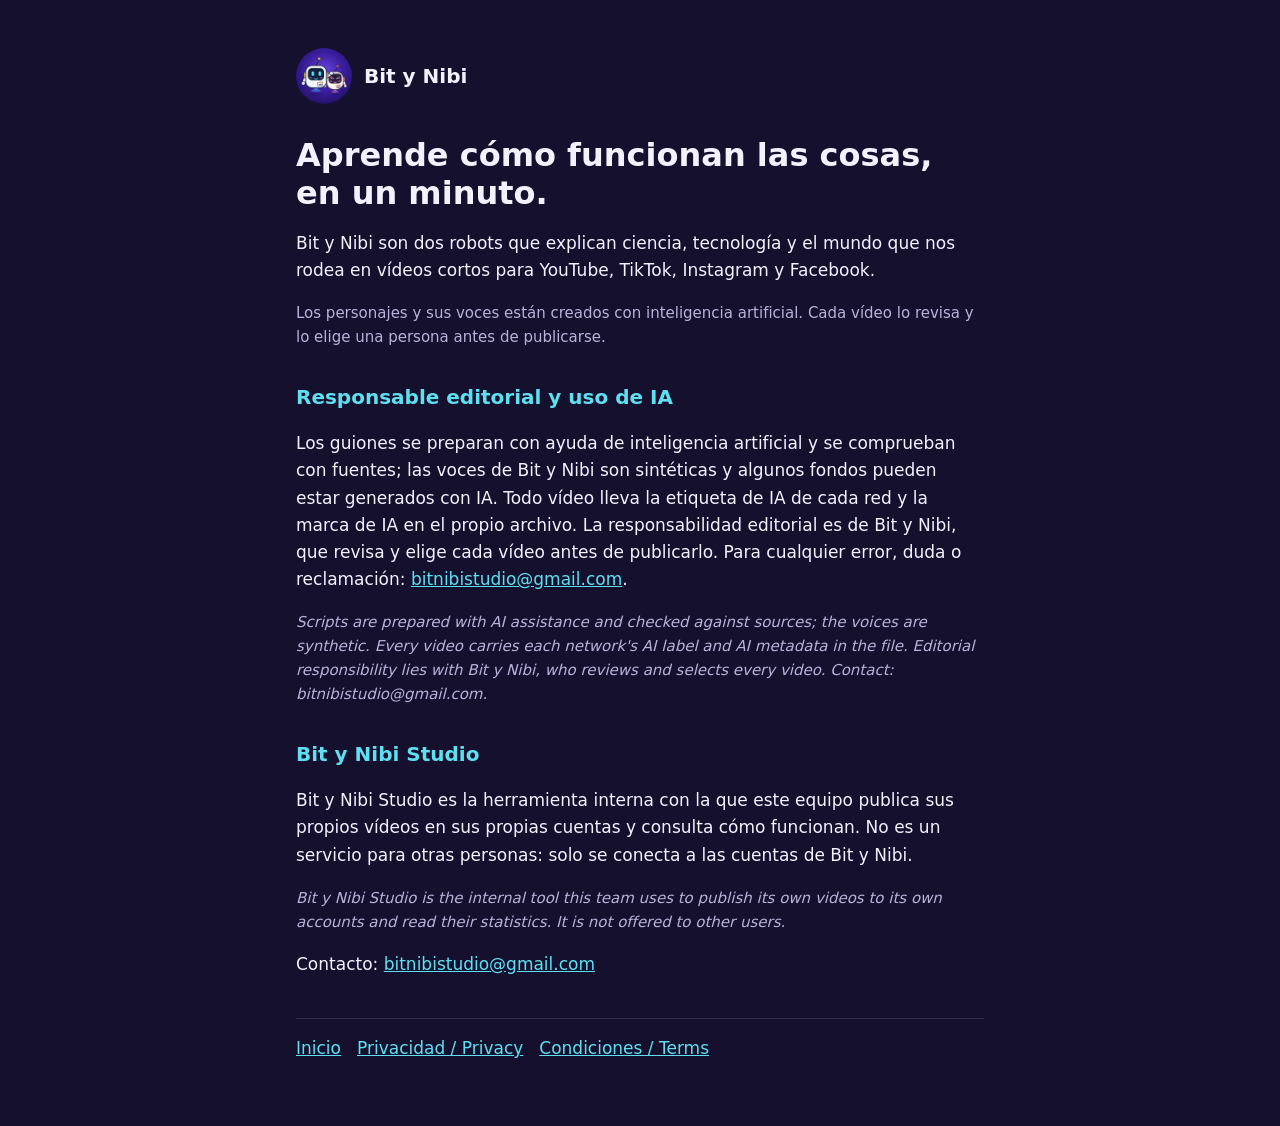
<file: index.html>
<!doctype html><html lang="es"><head><meta charset="utf-8"><meta name="viewport" content="width=device-width,initial-scale=1"><link rel="stylesheet" href="/style.css"><link rel="icon" href="/bitnibi.png"><title>Bit y Nibi</title><meta name="description" content="Vídeos cortos que explican cómo funcionan las cosas, con Bit y Nibi."></head><body><main><header><img src="/bitnibi.png" alt=""><a href="/">Bit y Nibi</a></header>
<h1>Aprende cómo funcionan las cosas, en un minuto.</h1>
<p>Bit y Nibi son dos robots que explican ciencia, tecnología y el mundo que nos rodea en vídeos cortos para YouTube, TikTok, Instagram y Facebook.</p>
<p class="muted">Los personajes y sus voces están creados con inteligencia artificial. Cada vídeo lo revisa y lo elige una persona antes de publicarse.</p>
<h2>Responsable editorial y uso de IA</h2>
<p>Los guiones se preparan con ayuda de inteligencia artificial y se comprueban con fuentes; las voces de Bit y Nibi son sintéticas y algunos fondos pueden estar generados con IA. Todo vídeo lleva la etiqueta de IA de cada red y la marca de IA en el propio archivo. La responsabilidad editorial es de Bit y Nibi, que revisa y elige cada vídeo antes de publicarlo. Para cualquier error, duda o reclamación: <a href="mailto:bitnibistudio@gmail.com">bitnibistudio@gmail.com</a>.</p>
<p class="muted"><em>Scripts are prepared with AI assistance and checked against sources; the voices are synthetic. Every video carries each network's AI label and AI metadata in the file. Editorial responsibility lies with Bit y Nibi, who reviews and selects every video. Contact: bitnibistudio@gmail.com.</em></p>
<h2>Bit y Nibi Studio</h2>
<p>Bit y Nibi Studio es la herramienta interna con la que este equipo publica sus propios vídeos en sus propias cuentas y consulta cómo funcionan. No es un servicio para otras personas: solo se conecta a las cuentas de Bit y Nibi.</p>
<p class="muted"><em>Bit y Nibi Studio is the internal tool this team uses to publish its own videos to its own accounts and read their statistics. It is not offered to other users.</em></p>
<p>Contacto: <a href="mailto:bitnibistudio@gmail.com">bitnibistudio@gmail.com</a></p>
<nav><a href="/">Inicio</a><a href="/privacidad.html">Privacidad / Privacy</a><a href="/condiciones.html">Condiciones / Terms</a></nav></main></body></html>
</file>
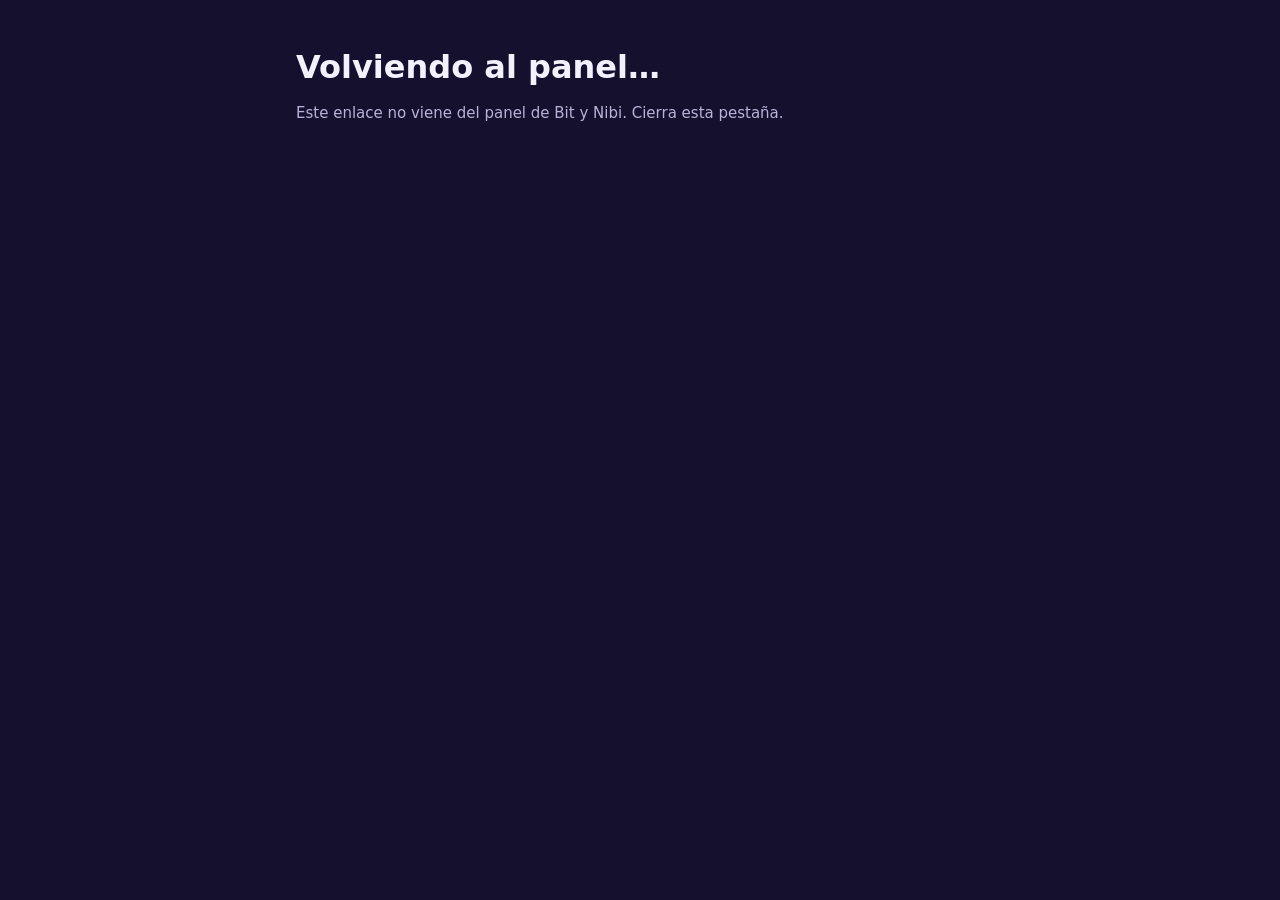
<file: oauth/index.html>
<!doctype html>
<html lang="es">
<head>
<meta charset="utf-8">
<meta name="viewport" content="width=device-width,initial-scale=1">
<meta name="referrer" content="no-referrer">
<title>Volviendo al panel · Bit y Nibi</title>
<link rel="stylesheet" href="/style.css">
</head>
<body>
<main>
<h1>Volviendo al panel…</h1>
<p id="msg" class="muted">Esta página solo devuelve el permiso al panel de Bit y Nibi, en el propio ordenador del equipo. No guarda nada.</p>
</main>
<script>
// Las redes exigen una dirección https fija para volver; el panel vive en 127.0.0.1.
// El `state` lo emite el panel con la forma red.puerto.aleatorio; el panel lo comprueba (un solo uso, 10 min).
(function () {
  var q = new URLSearchParams(location.search);
  var m = /^(tiktok|instagram|facebook|youtube)\.(\d{4,5})\.[A-Za-z0-9_-]{20,}$/.exec(q.get('state') || '');
  var port = m ? Number(m[2]) : 0;
  if (!m && (q.get('error_message') || q.get('error_description'))) {
    document.getElementById('msg').textContent = 'La red respondió: ' + (q.get('error_message') || q.get('error_description')) + ' Cierra esta pestaña y vuelve a intentarlo desde el panel.';
    return;
  }
  if (!m || port < 1024 || port > 65535) {
    document.getElementById('msg').textContent = 'Este enlace no viene del panel de Bit y Nibi. Cierra esta pestaña.';
    return;
  }
  location.replace('http://127.0.0.1:' + port + '/oauth/' + m[1] + '/callback' + location.search);
})();
</script>
</body>
</html>
</file>
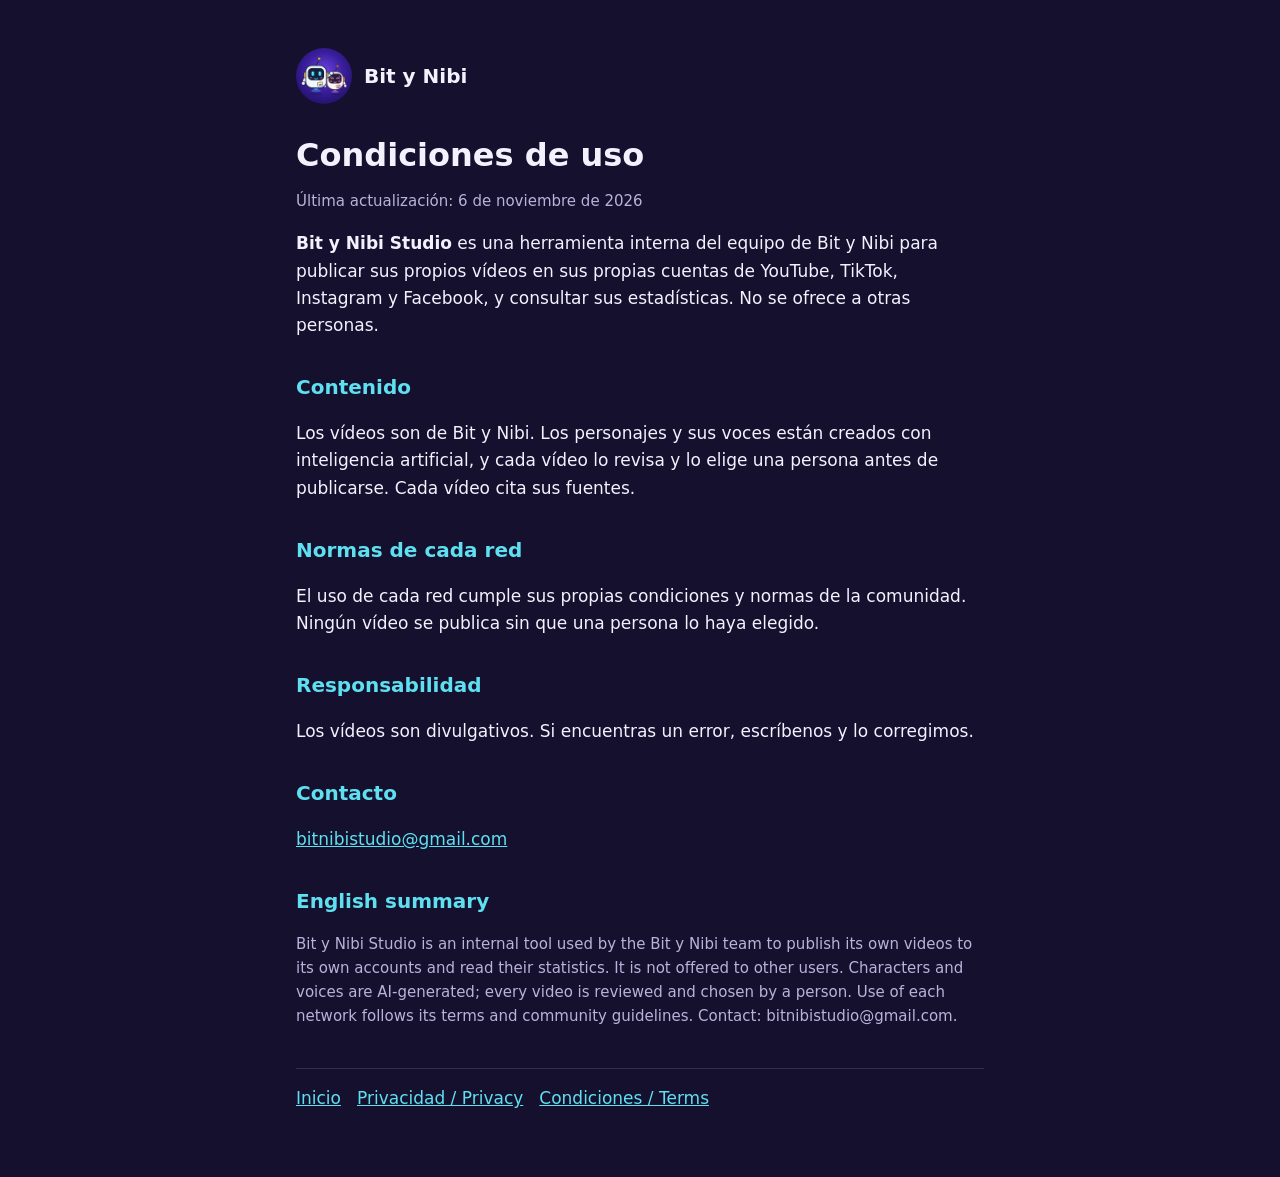
<file: condiciones.html>
<!doctype html><html lang="es"><head><meta charset="utf-8"><meta name="viewport" content="width=device-width,initial-scale=1"><link rel="stylesheet" href="/style.css"><link rel="icon" href="/bitnibi.png"><title>Condiciones · Bit y Nibi</title></head><body><main><header><img src="/bitnibi.png" alt=""><a href="/">Bit y Nibi</a></header>
<h1>Condiciones de uso</h1>
<p class="muted">Última actualización: 6 de noviembre de 2026</p>
<p><strong>Bit y Nibi Studio</strong> es una herramienta interna del equipo de Bit y Nibi para publicar sus propios vídeos en sus propias cuentas de YouTube, TikTok, Instagram y Facebook, y consultar sus estadísticas. No se ofrece a otras personas.</p>
<h2>Contenido</h2>
<p>Los vídeos son de Bit y Nibi. Los personajes y sus voces están creados con inteligencia artificial, y cada vídeo lo revisa y lo elige una persona antes de publicarse. Cada vídeo cita sus fuentes.</p>
<h2>Normas de cada red</h2>
<p>El uso de cada red cumple sus propias condiciones y normas de la comunidad. Ningún vídeo se publica sin que una persona lo haya elegido.</p>
<h2>Responsabilidad</h2>
<p>Los vídeos son divulgativos. Si encuentras un error, escríbenos y lo corregimos.</p>
<h2>Contacto</h2>
<p><a href="mailto:bitnibistudio@gmail.com">bitnibistudio@gmail.com</a></p>
<h2>English summary</h2>
<p class="muted">Bit y Nibi Studio is an internal tool used by the Bit y Nibi team to publish its own videos to its own accounts and read their statistics. It is not offered to other users. Characters and voices are AI-generated; every video is reviewed and chosen by a person. Use of each network follows its terms and community guidelines. Contact: bitnibistudio@gmail.com.</p>
<nav><a href="/">Inicio</a><a href="/privacidad.html">Privacidad / Privacy</a><a href="/condiciones.html">Condiciones / Terms</a></nav></main></body></html>
</file>
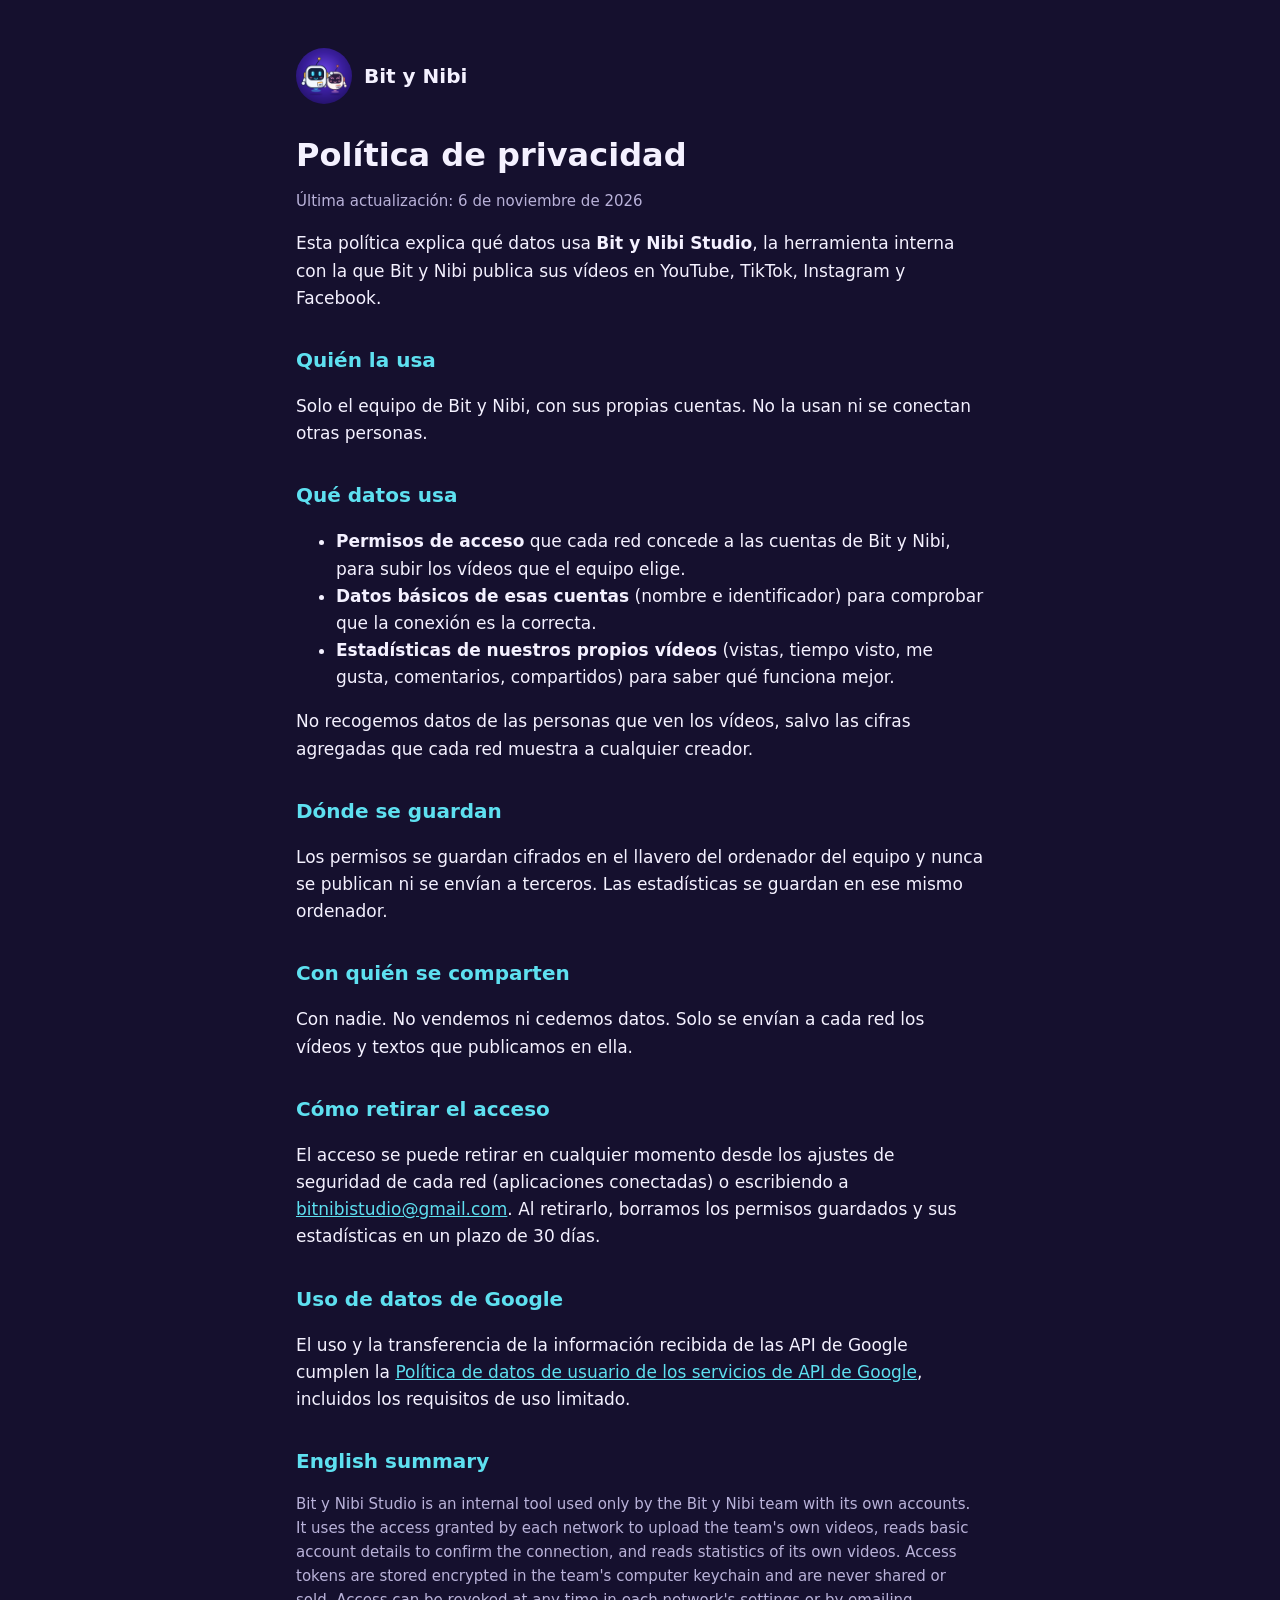
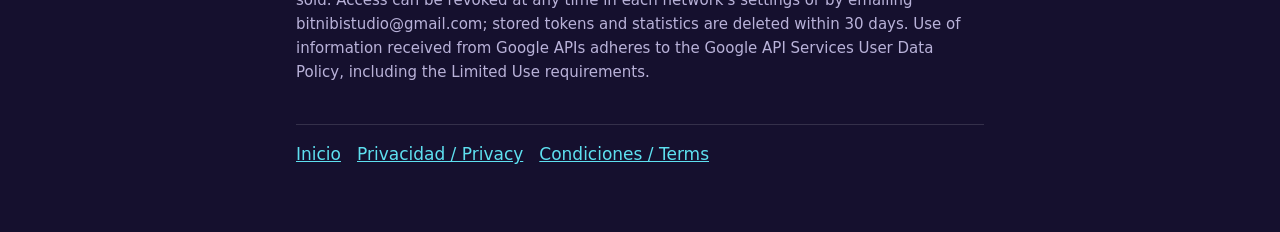
<file: privacidad.html>
<!doctype html><html lang="es"><head><meta charset="utf-8"><meta name="viewport" content="width=device-width,initial-scale=1"><link rel="stylesheet" href="/style.css"><link rel="icon" href="/bitnibi.png"><title>Privacidad · Bit y Nibi</title></head><body><main><header><img src="/bitnibi.png" alt=""><a href="/">Bit y Nibi</a></header>
<h1>Política de privacidad</h1>
<p class="muted">Última actualización: 6 de noviembre de 2026</p>
<p>Esta política explica qué datos usa <strong>Bit y Nibi Studio</strong>, la herramienta interna con la que Bit y Nibi publica sus vídeos en YouTube, TikTok, Instagram y Facebook.</p>
<h2>Quién la usa</h2>
<p>Solo el equipo de Bit y Nibi, con sus propias cuentas. No la usan ni se conectan otras personas.</p>
<h2>Qué datos usa</h2>
<ul>
<li><strong>Permisos de acceso</strong> que cada red concede a las cuentas de Bit y Nibi, para subir los vídeos que el equipo elige.</li>
<li><strong>Datos básicos de esas cuentas</strong> (nombre e identificador) para comprobar que la conexión es la correcta.</li>
<li><strong>Estadísticas de nuestros propios vídeos</strong> (vistas, tiempo visto, me gusta, comentarios, compartidos) para saber qué funciona mejor.</li>
</ul>
<p>No recogemos datos de las personas que ven los vídeos, salvo las cifras agregadas que cada red muestra a cualquier creador.</p>
<h2>Dónde se guardan</h2>
<p>Los permisos se guardan cifrados en el llavero del ordenador del equipo y nunca se publican ni se envían a terceros. Las estadísticas se guardan en ese mismo ordenador.</p>
<h2>Con quién se comparten</h2>
<p>Con nadie. No vendemos ni cedemos datos. Solo se envían a cada red los vídeos y textos que publicamos en ella.</p>
<h2>Cómo retirar el acceso</h2>
<p>El acceso se puede retirar en cualquier momento desde los ajustes de seguridad de cada red (aplicaciones conectadas) o escribiendo a <a href="mailto:bitnibistudio@gmail.com">bitnibistudio@gmail.com</a>. Al retirarlo, borramos los permisos guardados y sus estadísticas en un plazo de 30 días.</p>
<h2>Uso de datos de Google</h2>
<p>El uso y la transferencia de la información recibida de las API de Google cumplen la <a href="https://developers.google.com/terms/api-services-user-data-policy">Política de datos de usuario de los servicios de API de Google</a>, incluidos los requisitos de uso limitado.</p>
<h2>English summary</h2>
<p class="muted">Bit y Nibi Studio is an internal tool used only by the Bit y Nibi team with its own accounts. It uses the access granted by each network to upload the team's own videos, reads basic account details to confirm the connection, and reads statistics of its own videos. Access tokens are stored encrypted in the team's computer keychain and are never shared or sold. Access can be revoked at any time in each network's settings or by emailing bitnibistudio@gmail.com; stored tokens and statistics are deleted within 30 days. Use of information received from Google APIs adheres to the Google API Services User Data Policy, including the Limited Use requirements.</p>
<nav><a href="/">Inicio</a><a href="/privacidad.html">Privacidad / Privacy</a><a href="/condiciones.html">Condiciones / Terms</a></nav></main></body></html>
</file>
<file: style.css>
:root { --bg: #15102e; --ink: #f4f1ff; --muted: #b9b2d9; --accent: #5ee0f0; --warm: #ffb547; }
* { box-sizing: border-box; }
body { margin: 0; background: var(--bg); color: var(--ink); font: 17px/1.6 system-ui, -apple-system, "Segoe UI", sans-serif; }
main { max-width: 720px; margin: 0 auto; padding: 48px 16px 64px; }
header { display: flex; align-items: center; gap: 12px; margin-bottom: 32px; }
header img { width: 56px; height: 56px; border-radius: 50%; }
header a { color: var(--ink); text-decoration: none; font-weight: 700; font-size: 20px; }
h1 { font-size: 32px; line-height: 1.2; margin: 0 0 8px; }
h2 { font-size: 20px; margin: 32px 0 8px; color: var(--accent); }
p, li { color: var(--ink); }
.muted { color: var(--muted); font-size: 15px; }
a { color: var(--accent); }
nav { display: flex; gap: 16px; flex-wrap: wrap; margin-top: 40px; padding-top: 16px; border-top: 1px solid #ffffff22; }
</file>
